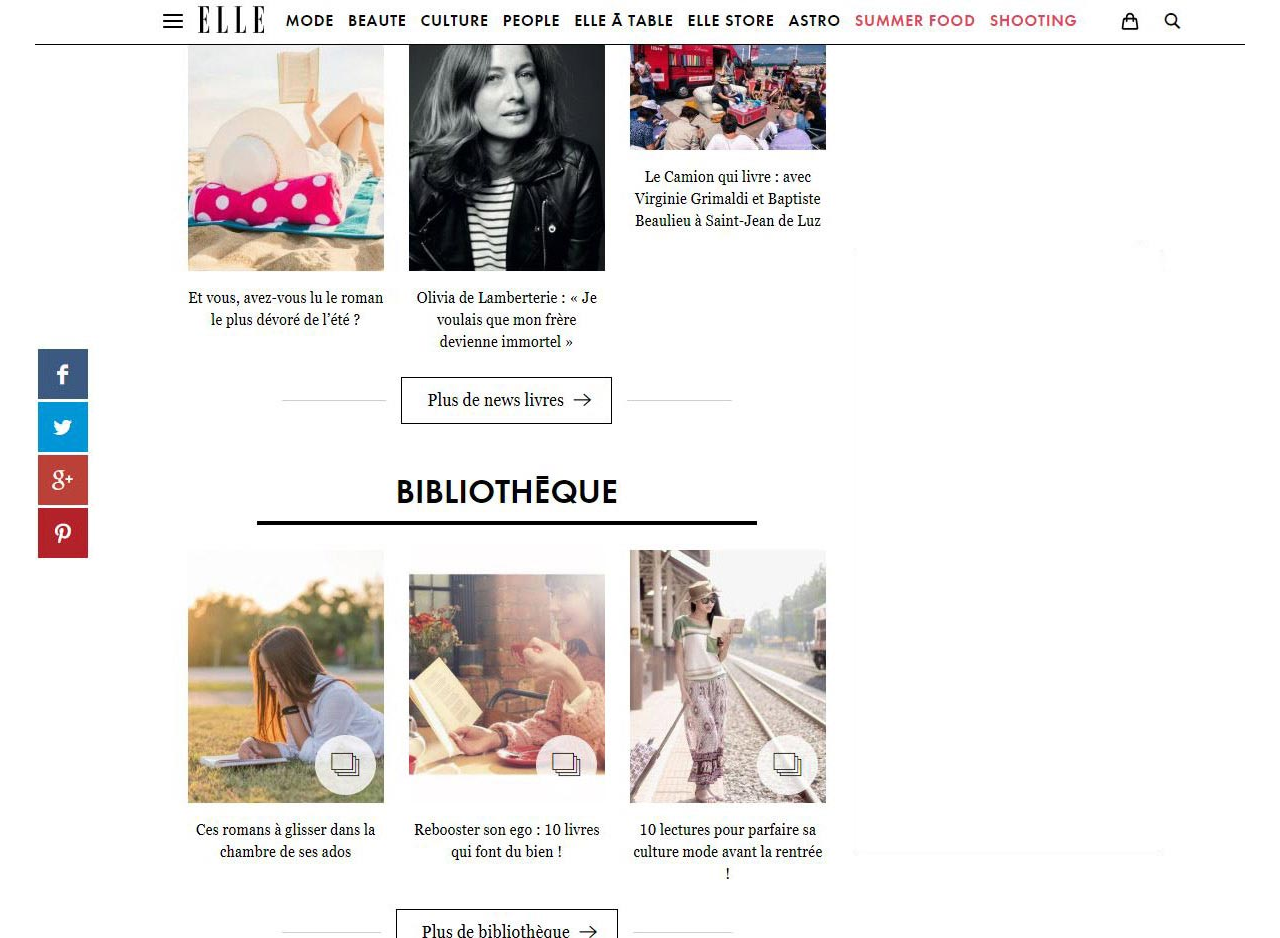
<file: banniere/index.html>
<!DOCTYPE html>
<html lang="fr">
	<head>
		<meta charset="utf-8">
		<title>Ox'irish</title>
		<link rel="stylesheet" href="css/styles.css">
	</head>
	<body>
		<div id="wrapper">
			<iframe src="epub1/banniere_PP.html" frameborder="0" scrolling="no"></iframe>
		</div>
	</body>
</html>
</file>
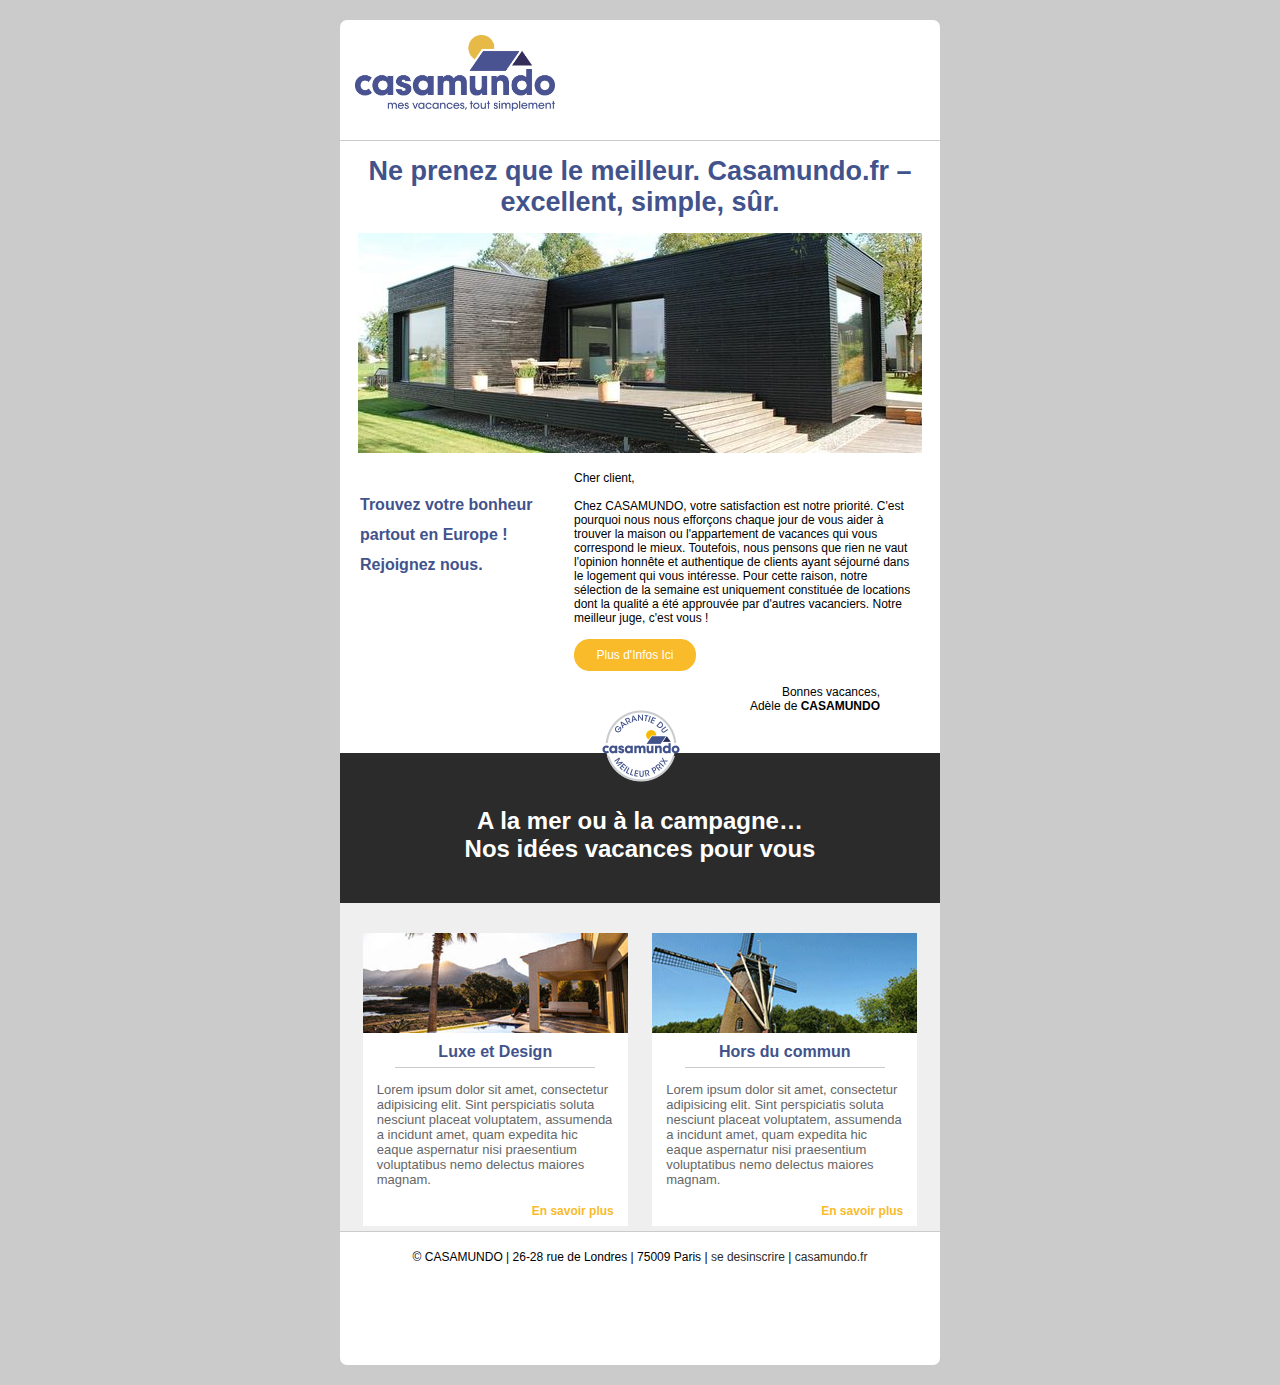
<file: web/Casamundo/index.html>
<!DOCTYPE html>
<html lang="en">
<head>
    <meta charset="UTF-8">
    <meta http-equiv="X-UA-Compatible" content="IE=edge">
    <meta name="viewport" content="width=device-width, initial-scale=1.0">
    <title>Newsletter Casamundo</title>
    <link rel="stylesheet" href="css/styles.css">
</head>
<body>
    <div class="wrapper">
        <header>
            <img src="images/logo-casamundo.jpg" alt="logo Casamundo">
        </header>
        <h1>Ne prenez que le meilleur. Casamundo.fr – excellent, simple, sûr.</h1>
        <figure id="mainVisu">
            <img src="images/sweethome.jpg" alt="photo maison">
        </figure>
        <section>
            <h2>Trouvez votre bonheur partout en Europe ! Rejoignez nous.</h2>
            <div>
                <p class="cherClient">Cher client,</p>
                <p>Chez CASAMUNDO, votre satisfaction est notre priorité. C'est pourquoi nous nous efforçons chaque jour de vous aider à trouver la maison ou l'appartement de vacances qui vous correspond le mieux. Toutefois, nous pensons que rien ne vaut l'opinion honnête et authentique de clients ayant séjourné dans le logement qui vous intéresse.
                    Pour cette raison, notre sélection de la semaine est uniquement constituée de locations dont la qualité a été approuvée par d'autres vacanciers. Notre meilleur juge, c'est vous !
                </p>
                <a href="https://www.casamundo.fr" class="bouton" target="_blank">Plus d'Infos Ici</a>
            </div>
            <p class="right">Bonnes vacances,</p>
            <p class="right">Adèle de <strong>CASAMUNDO</strong></p>
        </section>
        <div id="bandeauGris">
            <img src="images/bestprix.png" alt="picto best price">
            <h3>A la mer ou à la campagne… Nos idées vacances pour vous</h3>
        </div>
        <div id="items">
            <div class="item">
                <img src="images/luxe.jpg" alt="photo luxe">
                <h4>Luxe et Design</h4>
                <p>Lorem ipsum dolor sit amet, consectetur adipisicing elit. Sint perspiciatis soluta nesciunt placeat voluptatem, assumenda a incidunt amet, quam expedita hic eaque aspernatur nisi praesentium voluptatibus nemo delectus maiores magnam.</p>
                <div><a href="https://www.casamundo.fr" class="more" target="_blank">En savoir plus</a></div>
            </div>
            <div class="item">
                <img src="images/moulin.jpg" alt="photo moulin">
                <h4>Hors du commun</h4>
                <p>Lorem ipsum dolor sit amet, consectetur adipisicing elit. Sint perspiciatis soluta nesciunt placeat voluptatem, assumenda a incidunt amet, quam expedita hic eaque aspernatur nisi praesentium voluptatibus nemo delectus maiores magnam.</p>
                <div><a href="https://www.casamundo.fr" class="more" target="_blank">En savoir plus</a></div>
            </div>
        </div>
        <footer>
            <p>© CASAMUNDO | 26-28 rue de Londres | 75009 Paris | <a href="#">se desinscrire</a> | <a href="https://www.casamundo.fr" target="_blank">casamundo.fr</a>
            </p>
        </footer>
    </div>
</body>
</html>
</file>
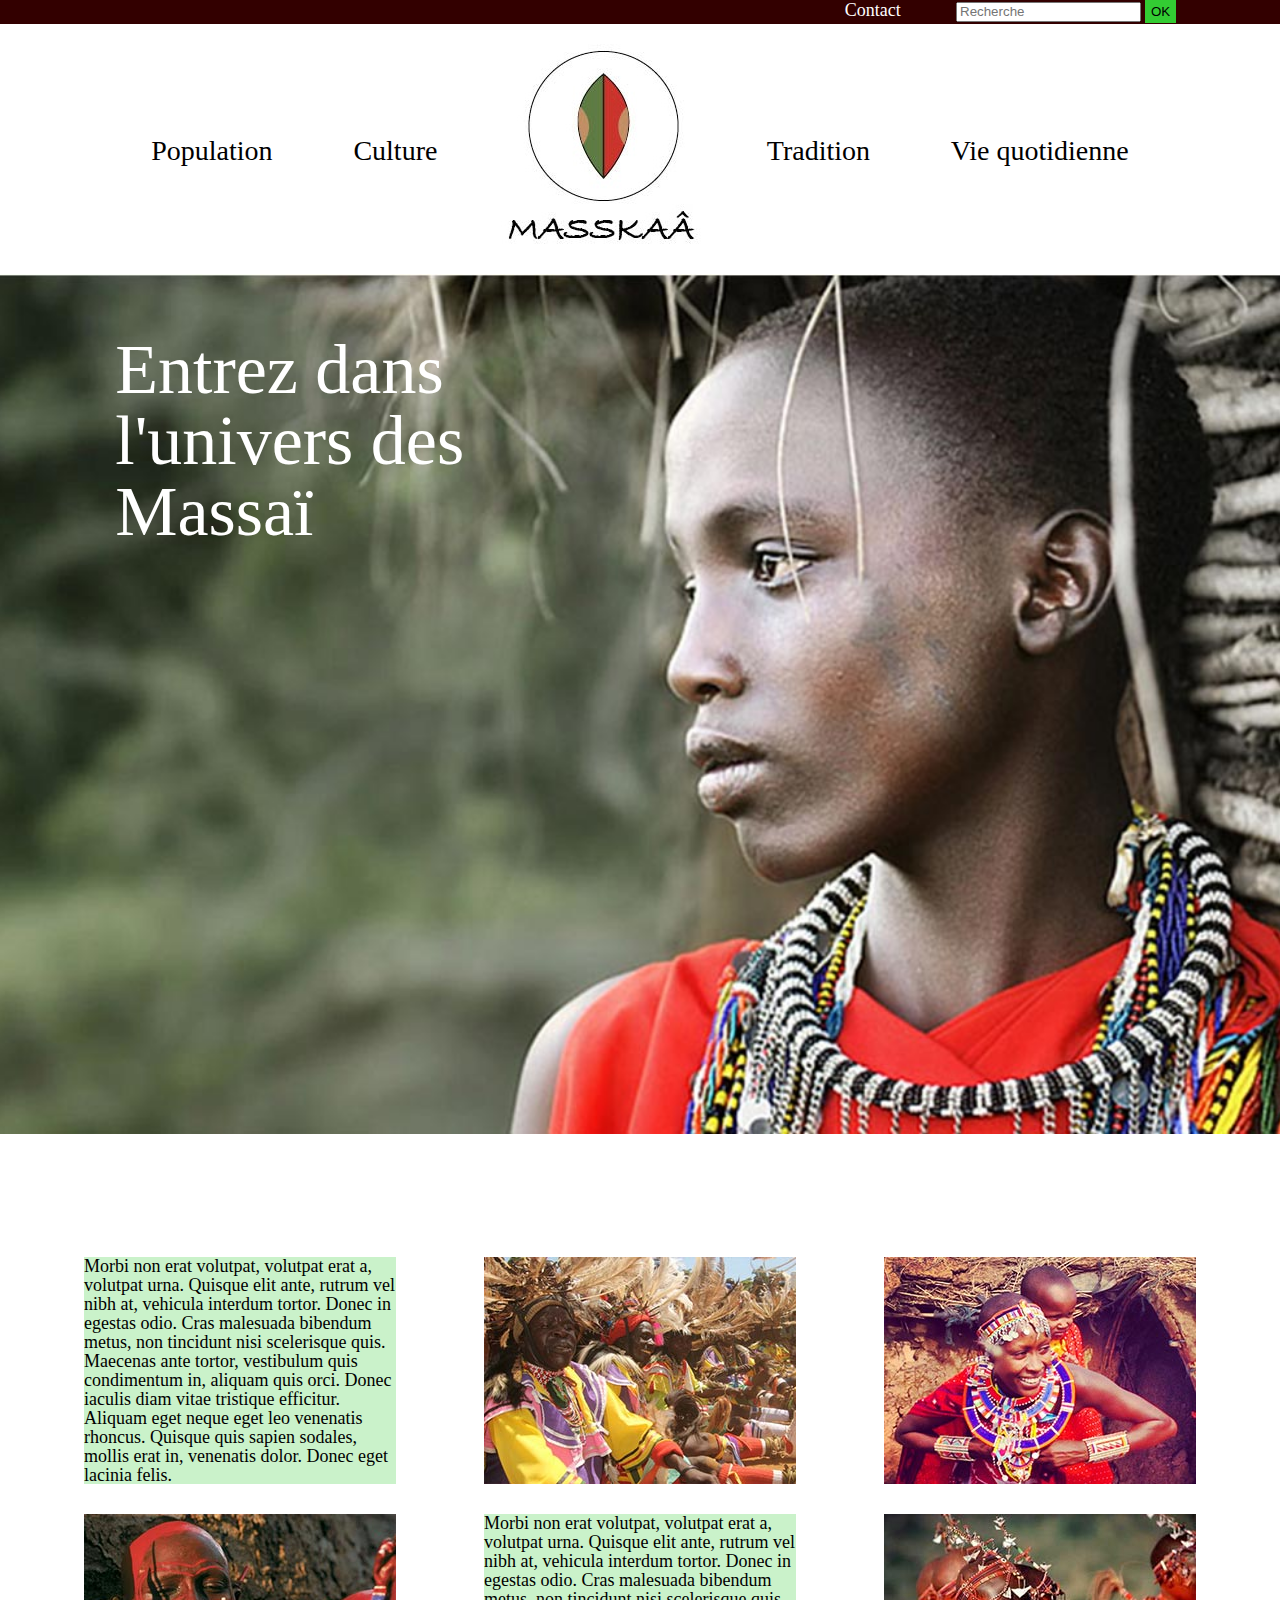
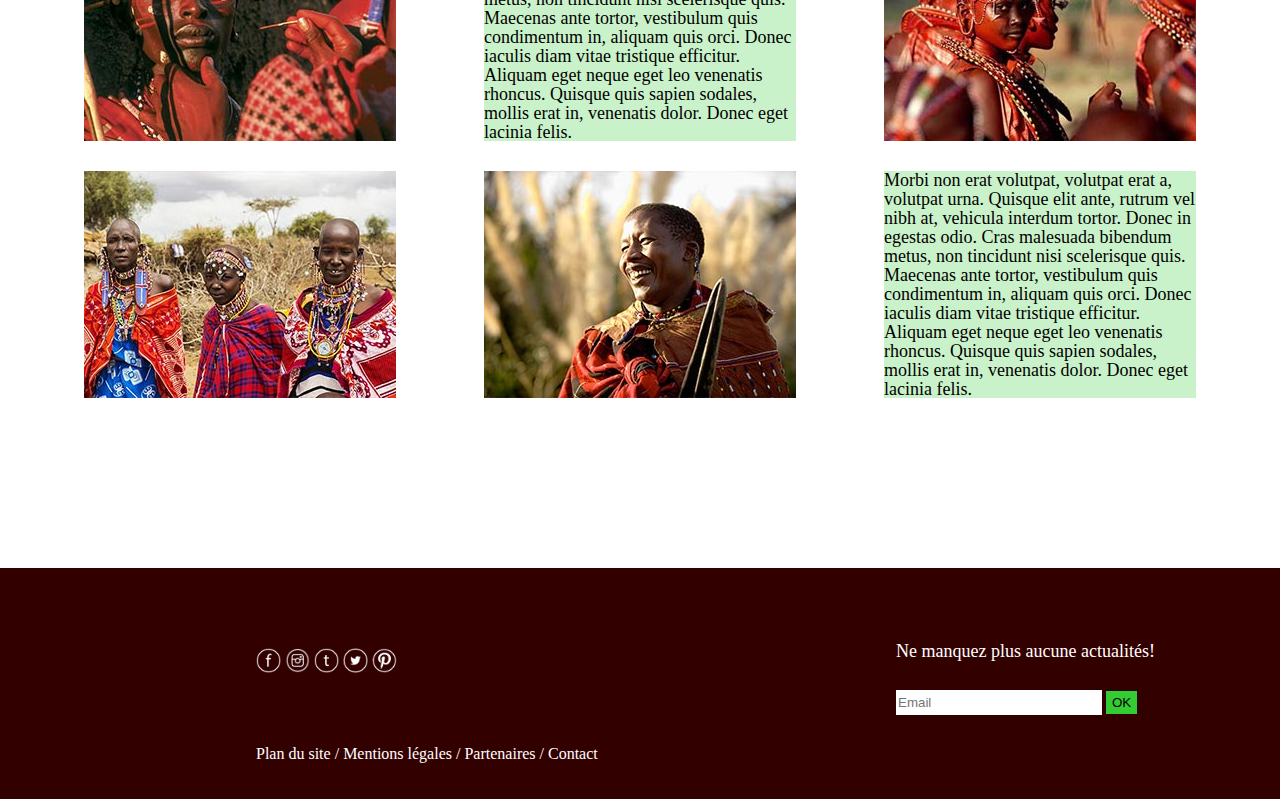
<file: web/Massai/index.html>
<!DOCTYPE html>
<html lang="fr">
<head>
    <meta charset="UTF-8">
    <link rel="stylesheet" href="css/reset.css">
    <link rel="stylesheet" href="css/styles.css">
    <title>Massai</title>
    <link rel="icon" type="image/png" href="images/favicon.png">
</head>
<body>
    <head>
       <div id="tophead">
        <a href="#" id="contact">Contact</a>
             <form action="script.php" method="post" name="email_login" enctype="text/plain" class="top">
                    <fieldset>
                       <legend></legend>
                        <input type="search" name="search" id="search" required placeholder="Recherche">
                        <input type="submit" value="OK">
                    </fieldset>
                </form>
        </div>
        <nav class="principale">
            <ul>
                <li>
                    <a href="#">Population</a>
                    <a href="#">Culture</a>
                    <a href="index.html"><img src="images/logo.jpg"></a>
                    <a href="#">Tradition</a>
                    <a href="#">Vie quotidienne</a>
                </li>
            </ul>
        </nav>
        
        <div id="slider"></div>
        <h1>Entrez dans l'univers des Massaï</h1>
    </head>
        
        <main>
            <section>
                <div class="rect">
                    <p>Morbi non erat volutpat, volutpat erat a, volutpat urna. Quisque elit ante, rutrum vel nibh at, vehicula interdum tortor. Donec in egestas odio. Cras malesuada bibendum metus, non tincidunt nisi scelerisque quis. Maecenas ante tortor, vestibulum quis condimentum in, aliquam quis orci. Donec iaculis diam vitae tristique efficitur. Aliquam eget neque eget leo venenatis rhoncus. Quisque quis sapien sodales, mollis erat in, venenatis dolor. Donec eget lacinia felis.</p>
                </div>

                    <img src="images/image1.jpg" class="centrale">
                    <img src="images/image2.jpg" class="centrale">
            </section>
            <section>
                    <img src="images/image3.jpg" class="centrale">
                    
                <div class="rect">
                    <p>Morbi non erat volutpat, volutpat erat a, volutpat urna. Quisque elit ante, rutrum vel nibh at, vehicula interdum tortor. Donec in egestas odio. Cras malesuada bibendum metus, non tincidunt nisi scelerisque quis. Maecenas ante tortor, vestibulum quis condimentum in, aliquam quis orci. Donec iaculis diam vitae tristique efficitur. Aliquam eget neque eget leo venenatis rhoncus. Quisque quis sapien sodales, mollis erat in, venenatis dolor. Donec eget lacinia felis.</p>
                </div>

                   <img src="images/image4.jpg" class="centrale">
            </section>
            <section>
                   <img src="images/image5.jpg" class="centrale">
                   <img src="images/image6.jpg" class="centrale">
                   
                <div class="rect">
                    <p>Morbi non erat volutpat, volutpat erat a, volutpat urna. Quisque elit ante, rutrum vel nibh at, vehicula interdum tortor. Donec in egestas odio. Cras malesuada bibendum metus, non tincidunt nisi scelerisque quis. Maecenas ante tortor, vestibulum quis condimentum in, aliquam quis orci. Donec iaculis diam vitae tristique efficitur. Aliquam eget neque eget leo venenatis rhoncus. Quisque quis sapien sodales, mollis erat in, venenatis dolor. Donec eget lacinia felis.</p>
                </div>
            </section>
        </main>
       
       <footer>
           <div class="rsociaux">
                <a href="#"><img src="images/rsociaux/facebook_blanc.png"></a>
                <a href="#"><img src="images/rsociaux/instagram_blanc.png"></a>
                <a href="#"><img src="images/rsociaux/tumblr_blanc.png"></a>
                <a href="#"><img src="images/rsociaux/twitter_blanc.png"></a>
                <a href="#"><img src="images/rsociaux/pinterest_blanc.png"></a>
           </div>
           
           <nav class="footer">
               <ul>
                   <li><a href="#">Plan du site</a></li>
                   <li>/</li>
                   <li><a href="#">Mentions légales</a></li>
                   <li>/</li>
                   <li><a href="#">Partenaires</a></li>
                   <li>/</li>
                   <li><a href="#">Contact</a></li>
               </ul>
           </nav>
           
           <div class="actu">
               <p>Ne manquez plus aucune actualités!</p>
               
               <form action="script.php" method="post" name="email_login" enctype="text/plain" class="bas">
                    <fieldset>
                       <legend></legend>
                        <input type="email" name="email" id="email" required placeholder="Email">
                        <input type="submit" value="OK">
                    </fieldset>
                </form>
           </div>
       </footer>
</body>
</html>
</file>
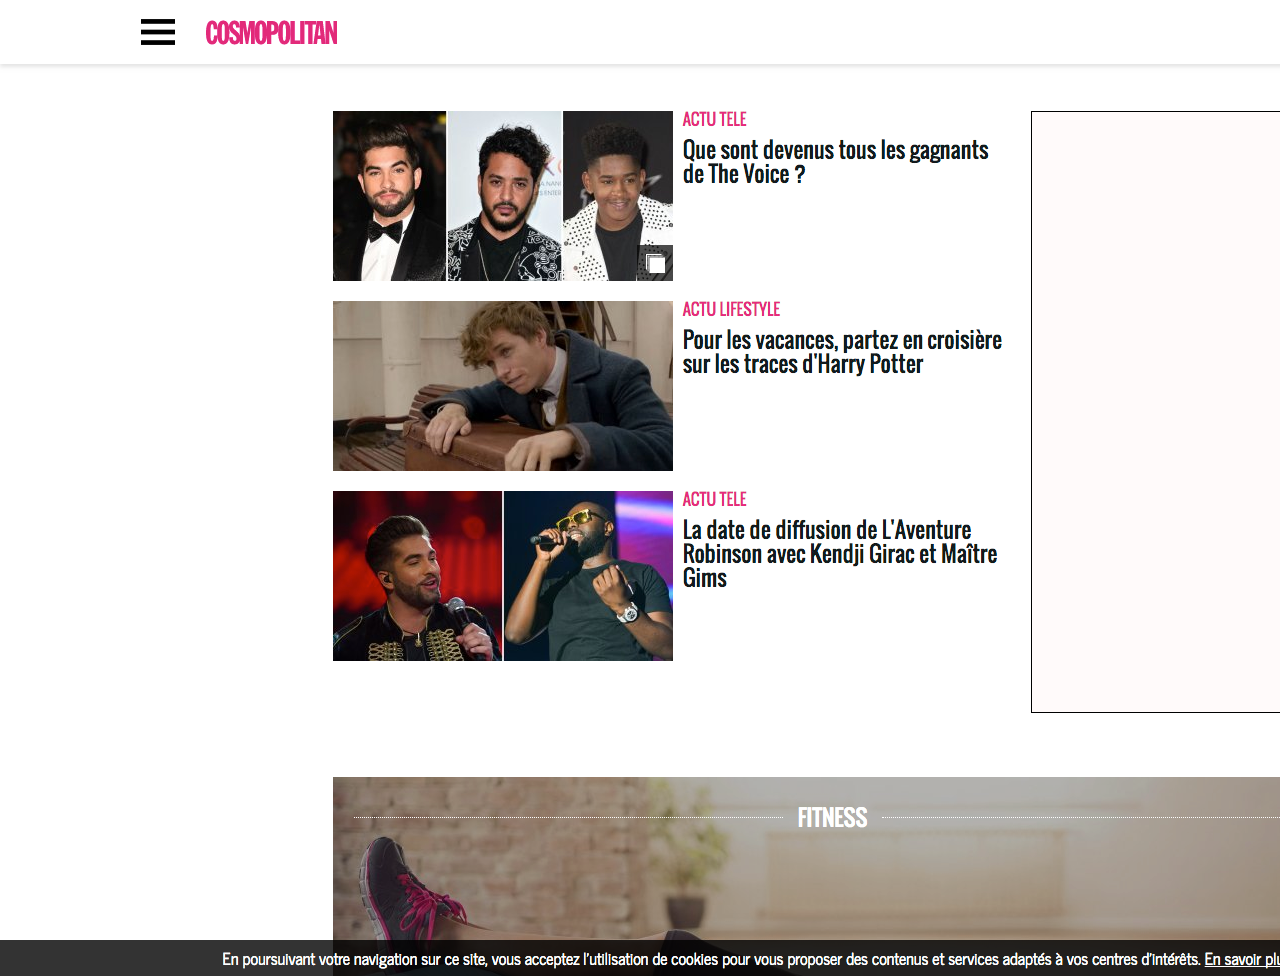
<file: web/Ostrichpillow/index.html>
<!DOCTYPE html>
<html>
<head>
    <meta charset="UTF-8">
    <title>Cosmopolitan.fr : Beaut&eacute;, Mode, Sexo - Cosmopolitan.fr</title>
    <link rel="stylesheet" href="css/styles.css">
    <link rel="icon" type="image/ico" href="images/favicon.ico">
</head>
<body>
    <div id="warpper">
        <iframe src="banniere/ostrichpillow.html" frameborder=0 scrolling=0></iframe>
    </div>
</body>
</html>
</file>
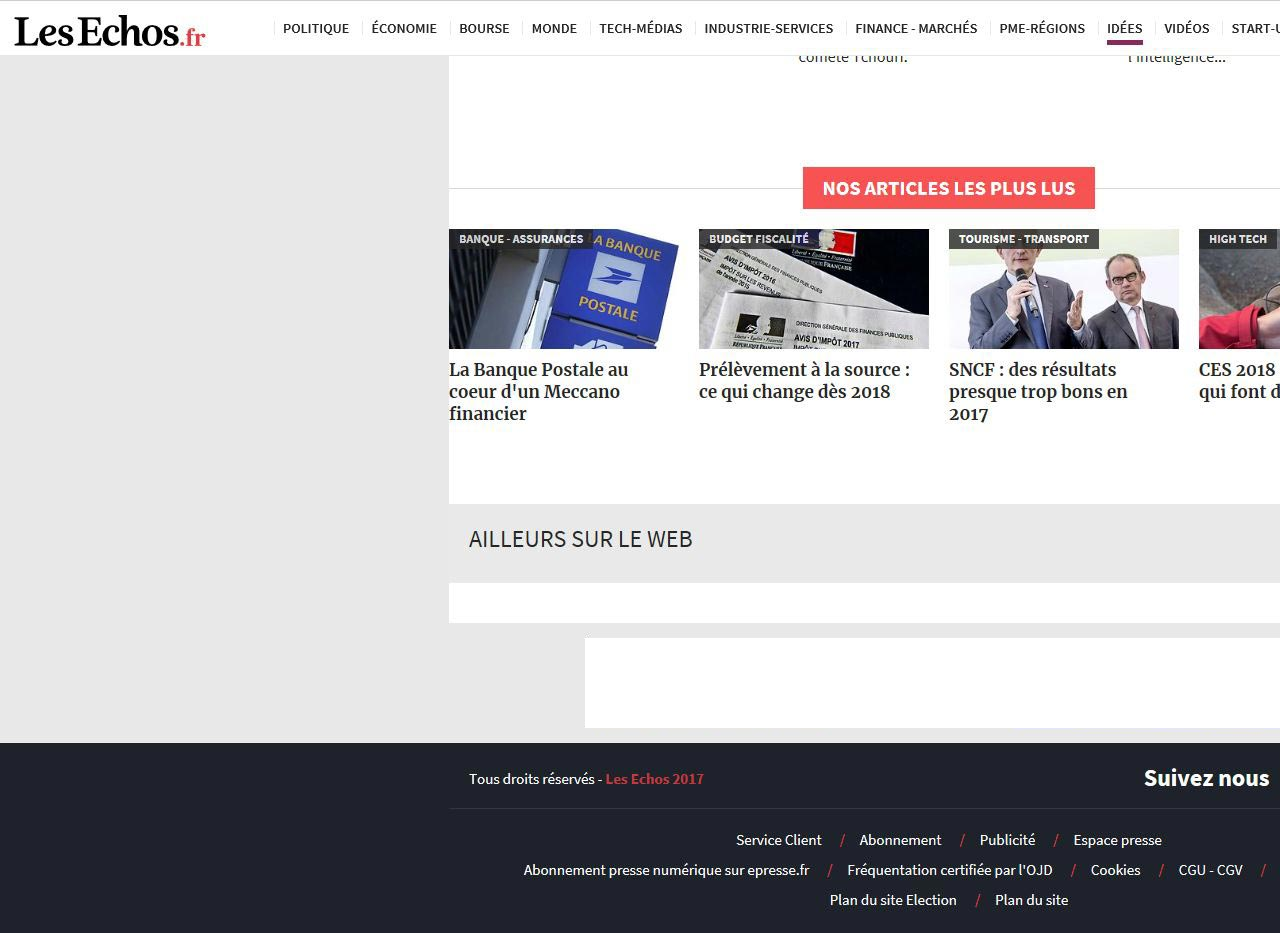
<file: web/Garosnow/index_728x90.html>
<!DOCTYPE html>
<html lang="fr">
    <head>
        <meta charset="utf-8">
        <title>Projet garosnow 728x90</title>
        <link rel="stylesheet" href="css/styles2.css">
    </head>
    <body>
        <div id="wrapper">
            <iframe src="Projet_garosnow/projet_garosnow_728x90_animation.html" frameborder="0" scrolling="0"></iframe>
        </div>
    </body>
</html>
</file>
<file: banniere/css/styles.css>
*{margin:0;padding:0;}

#wrapper{
	position:relative;
	width:1210px;
	height:938px;
	background:url(../images/Capture.JPG)no-repeat;
	margin:0 auto;
    overflow:hidden;
}

iframe{
	position:absolute;
	width:300px;
	height:600px;
	top:249px;
	right:87px;
}
</file>
<file: web/Casamundo/css/styles.css>
*{margin:0;}

body{
    background-color: #CBCBCB;
    font-family: 'Open Sans', sans-serif;
}

.wrapper{
    width:600px;
    height:1345px;
    background-color:white;
    margin:20px auto;
    border-radius:7px;
}

header{
    height:120px;
    border-bottom:solid 1px #CBCBCB;
}

header img{
    width:200px;
    padding:15px
}

h1{
    text-align:center;
    padding:15px;
    font-size:27px;
    color:rgb(66,83,140);
}

#mainVisu{
    text-align:center;
}

h2{
    width:200px;
    color:rgb(66,83,140);
    font-size:16px;
    line-height:30px;
    padding:33px 0 15px 20px;
}

section p{
    width:340px;
    font-size:12px;
}

section h2, section div{
    float:left;
}

section div{
    padding:14px;
}

.cherClient{
    padding-bottom:14px;
}

.bouton{
        background-color:#F9BB2A;
        color:white;
        text-decoration:none;
        font-size:12px;
        text-align:center;
        width:120px;
        height:30px;
        line-height:30px;
        border-radius:15px;
        border:solid 1px #F9BB2A;
        display:inline-block;
        margin-top:14px;
}

.bouton:hover{
    color:#F9BB2A;
    background-color:white;
}

.right{
    text-align:right;
    width:90%;
    padding-right:14px;
}

#bandeauGris{
    height:150px;
    background-color:#2B2B2B;
    color:white;
    text-align:center;
    margin-top:40px;
}

#bandeauGris img{
    margin-top:-50px;
}

h3{
    font-size:24px;
    width:370px;
    margin:15px auto;
}

#items{
    background-color:#EFEFEF;
    padding:30px 0 5px 0;
    text-align:center;
}

.item{
    background-color:white;
    width:265px;
    display:inline-block;
    padding-bottom:7px;
}

/*nth-child: pseudo-élement qui cible un objet dans une série*/
.item:nth-child(1){
    margin-right:20px;
}

h4{
    color:rgb(66,83,140);
    border-bottom:solid 1px #CBCBCB;
    width:200px;
    margin: 0 auto;
    line-height:30px;
}

.item p{
    font-size:13px;
    color:#666;
    text-align:left;
    padding:14px;
}

.item div{
    text-align:right;
}

.more{
    text-decoration:none;
    color:#F9BB2A;
    font-size:12px;
    padding:14px;
    font-weight:bold;
}

.more:hover{
    text-decoration:underline;
}

footer{
    text-align:center;
    height:50px;
    font-size:12px;
    line-height:50px;
    border-top:solid 1px #CBCBCB;
}

footer a{
    text-decoration: none;
    color:#2B2B2B;
}

footer a:hover{
    color:#F9BB2A;
}
</file>
<file: web/Massai/css/styles.css>
#tophead{
    background-color:#330000;
    width:100%;
    height:24px;
}

#contact{
    position:relative;
    left:66%;
    text-decoration:none;
    color:white;
    font-size:18px;
}

.top{
    display:inline-block; 
    margin-right:20px;
    position:relative;
    left:70%;
}

input[type="search"]{
    height:20px;
}

.principale{
    height:200px;
    text-align:center;
    position:relative;
    bottom:70px;
}

.principale a{
    font-size:28px;
    text-decoration:none;
    color:black;   
}

.principale a:first-child{margin-right:6%;}

.principale a:nth-child(2){margin-right:4%;}

.principale a:nth-child(3){margin-right:4%; position:relative; top:90px;}

.principale a:nth-child(4){margin-right:6%;}

#slider{
    margin:50px 0;
    background:url(../images/photo_slider.jpg)no-repeat center;
    background-size:cover;
    height:860px;
}

h1{
    font-family:Bradley Hand ITC Std;
    font-size:70px;
    line-height:71px;
    position:relative;
    bottom:850px;
    color:white;
    width:380px;
    margin-left:9%;
}

main{
    width:1200px;
    margin:0 auto;
}

section{
    display:flex;
    flex-wrap:wrap;
    justify-content:space-around;
    position:relative;
    bottom:170px;
    margin-top:30px
}

.rect{
    height:227px;
    width:312px;
    background-color:rgba(51,204,51,0.26);
}

.rect p{
    font-size:18px;
    line-height:19px;
}

footer{
    height:231px;
    width:100%;
    background-color:#330000;
}

.rsociaux{
    position:relative;
    top:80px;
    left:20%;
    width:200px;
}

.rsociaux img{
    height:25px;
    width:25px;
}

.footer{
    position:relative;
    top:150px;
    left:20%;
    width:500px;
}

.footer li{
    color:white;
    display:inline-block;
    font-family:MS Reference Sans Serif;
}

.footer a{
    color:white;
    font-size:16px;
    text-decoration:none;
}

.actu{
    position:relative;
    top:30px;
    left:70%;
    width:500px;
}

.actu p{
    color:white;
    font-size:18px;
    font-family:Microsoft Tai Le;
}

.bas{
    display:inline-block; 
    position:relative;
    margin-top:30px;
}

input[type="email"]{
    height:23px;
    border:none;
    width:202px;
}

input[type="submit"]{
    background-color:#33cc33;
    border:none;
    height:23px;
}
</file>
<file: web/Ostrichpillow/css/styles.css>
*{margin:0; padding:0;}

#warpper{
    position:absolute;
    width:1666px;
    height:976px;
    background:url(../images/capture.png)no-repeat;
    margin:0 auto;
    z-index:-1;
}

iframe{
    position:absolute;
    width:300px;
    height:600px;
    right:333px;
    top:111px;
    border:1px solid black;
    z-index:999;
}
</file>
<file: web/Garosnow/css/styles2.css>
*{margin:0; padding:0;}

#wrapper{
    position:relative;
    width:1900px;
    height:933px;
    background:url(../img/capture2.jpg)no-repeat;
    margin:0 auto;
}

iframe{
    position:absolute;
    width:728px;
    height:90px;
    bottom:205px;
    left:585px;
}
</file>
